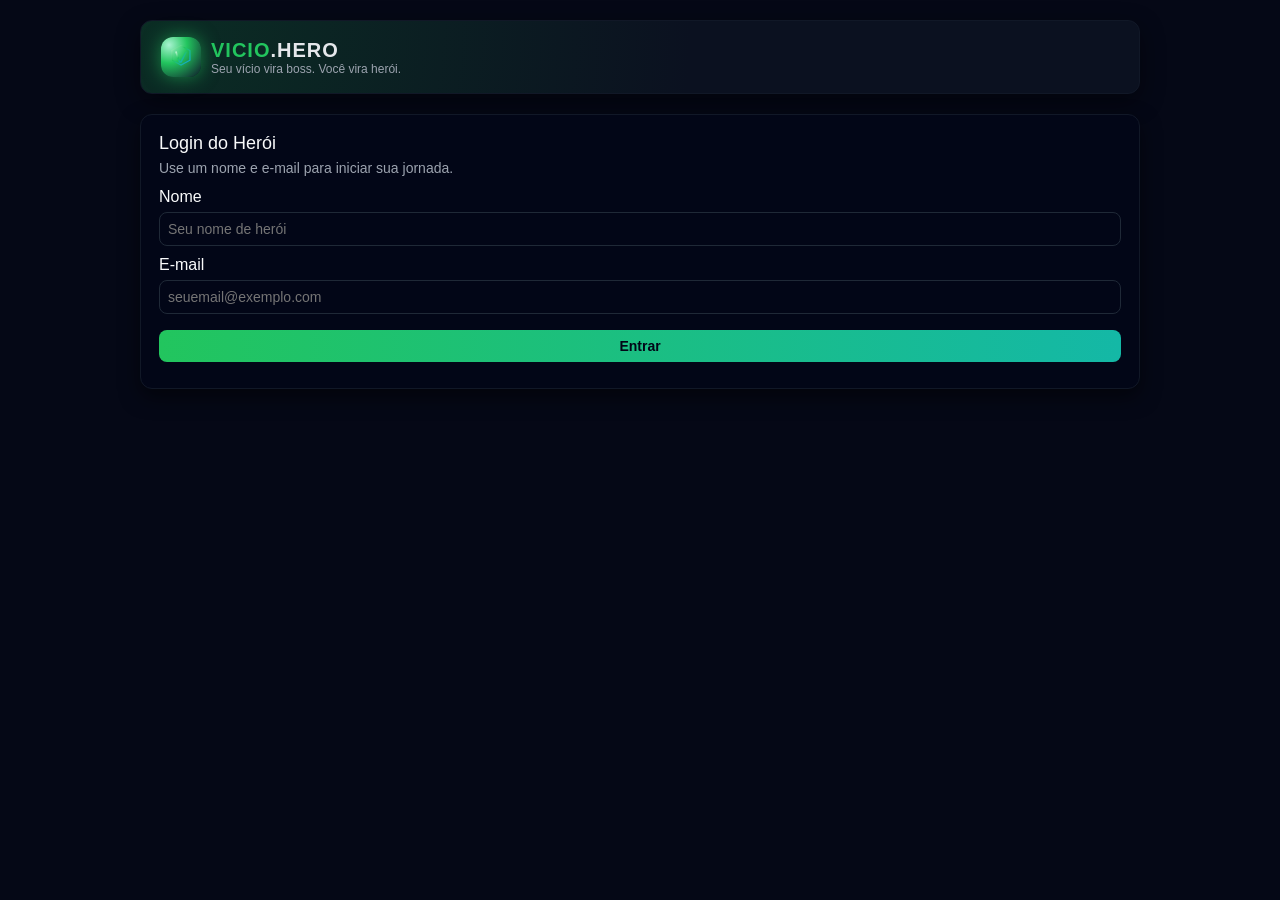
<file: index.html>
<!DOCTYPE html>
<html lang="pt-BR">
  <head>
    <meta charset="UTF-8" />
    <title>VICIO.HERO</title>
    <link rel="stylesheet" href="style.css" />
  </head>
  <body>
    <div class="app">
      <!-- HEADER -->
      <header>
        <div class="logo-area">
          <div class="logo-icon">
            <svg viewBox="0 0 64 64">
              <defs>
                <linearGradient id="vhGrad" x1="0%" y1="0%" x2="100%" y2="100%">
                  <stop offset="0%" stop-color="#bbf7d0" />
                  <stop offset="40%" stop-color="#22c55e" />
                  <stop offset="100%" stop-color="#0ea5e9" />
                </linearGradient>
              </defs>
              <polygon
                points="32 4 54 16 54 40 32 52 10 40 10 16"
                fill="none"
                stroke="url(#vhGrad)"
                stroke-width="3"
              />
              <path
                d="M20 20 L28 44 L32 44 L44 20"
                fill="none"
                stroke="url(#vhGrad)"
                stroke-width="4"
                stroke-linecap="round"
                stroke-linejoin="round"
              />
            </svg>
          </div>
          <div>
            <div class="logo-text-main">
              <span>VICIO</span><span>.HERO</span>
            </div>
            <div class="logo-tagline">
              Seu vício vira boss. Você vira herói.
            </div>
          </div>
        </div>
        <div id="userInfoHeader"></div>
      </header>

      <main>
        <!-- LOGIN -->
        <section class="screen" id="screen-login">
          <div class="card">
            <div class="title">Login do Herói</div>
            <div class="subtitle">
              Use um nome e e-mail para iniciar sua jornada.
            </div>

            <label>Nome</label>
            <input type="text" id="nomeInput" placeholder="Seu nome de herói" />

            <label>E-mail</label>
            <input
              type="email"
              id="emailInput"
              placeholder="seuemail@exemplo.com"
            />

            <button onclick="login()">Entrar</button>
          </div>
        </section>

        <!-- SELEÇÃO DE VÍCIO -->
        <section class="screen" id="screen-addiction">
          <div class="card">
            <div class="title">Escolha o vício que você quer combater</div>
            <div class="subtitle">
              Essa escolha define a temática da sua jornada e do boss principal.
            </div>
            <div id="addictionList"></div>
            <button class="secondary" onclick="backToLogin()">Voltar</button>
          </div>
        </section>

        <!-- SELEÇÃO DE BOSS -->
        <section class="screen" id="screen-boss">
          <div class="card">
            <div class="title">Escolha o boss que representa seu vício</div>
            <div class="subtitle">
              Cada boss tem uma personalidade e dificuldade diferentes.
            </div>
            <div id="bossList"></div>
            <button class="secondary" onclick="backToAddiction()">
              Voltar
            </button>
          </div>
        </section>

        <!-- DASHBOARD -->
        <section class="screen" id="screen-dashboard">
          <!-- PROGRESSO -->
          <div class="card">
            <div class="row">
              <div class="col">
                <div class="title">Progresso do Herói</div>
                <div class="stat" id="xpStat">0 XP</div>
                <div class="label" id="levelLabel">Nível 1 • Novato</div>

                <div style="margin-top: 12px">
                  <span class="label">Barra de XP</span>
                  <div class="bar-bg">
                    <div class="bar-fill" id="xpBar"></div>
                  </div>
                  <div class="small" id="xpToNextLabel"></div>
                </div>

                <button class="secondary" onclick="changeAddiction()">
                  Trocar vício / boss
                </button>
              </div>

              <div class="col">
                <div class="title">Dias sem vício</div>
                <div class="stat" id="daysCleanStat">0</div>
                <div class="label">dias consecutivos</div>

                <button onclick="markCleanDay()">
                  Marcar dia limpo (+10 XP)
                </button>
                <button
                  style="margin-top: 6px; background: #f97316; color: #111827"
                  onclick="registerRelapse()"
                >
                  Registrar recaída
                </button>
              </div>
            </div>
          </div>

          <!-- CHEFÃO -->
          <div class="row">
            <div class="col">
              <div class="card">
                <div class="title">Boss atual</div>
                <div class="boss-name" id="bossName">–</div>
                <div class="small" id="bossDesc"></div>

                <span class="label">HP do boss</span>
                <div class="bar-bg">
                  <div class="bar-fill" id="bossHpBar"></div>
                </div>
                <div class="small" id="bossHpLabel"></div>
              </div>
            </div>

            <div class="col">
              <div class="card">
                <div class="title">Conquistas</div>
                <div class="subtitle">Marcos que mostram sua evolução.</div>
                <div id="achievementsList"></div>
              </div>
            </div>
          </div>

          <!-- DIÁRIO -->
          <div class="card">
            <div class="title">Diário do Herói</div>
            <div class="subtitle">Registre motivações e reflexões.</div>

            <label>Motivação do dia</label>
            <textarea id="motivationInput"></textarea>

            <label>Reflexões pessoais</label>
            <textarea id="reflectionInput"></textarea>

            <button onclick="saveDiaryEntry()">Salvar no diário</button>

            <div id="diaryList" style="margin-top: 10px"></div>
          </div>
        </section>
      </main>
    </div>

    <script src="app.js"></script>
  </body>
</html>
</file>
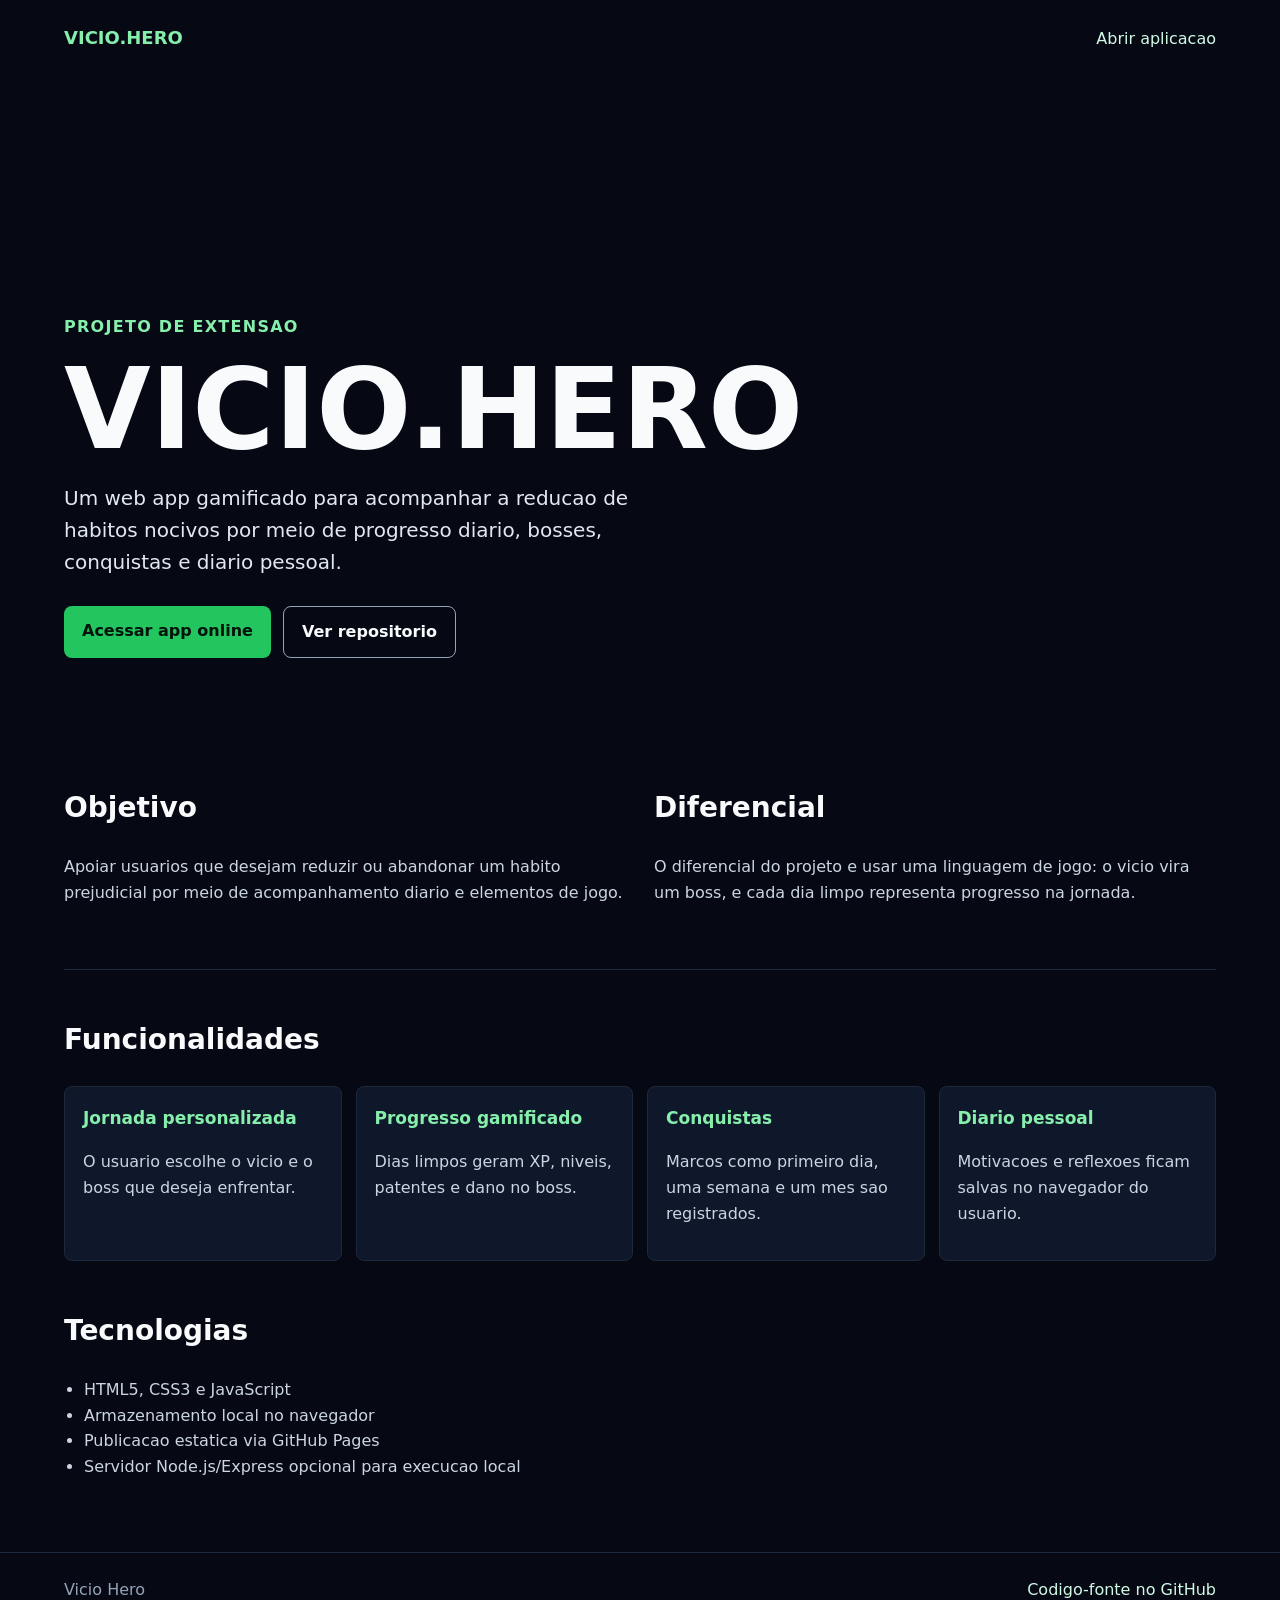
<file: docs/index.html>
<!doctype html>
<html lang="pt-BR">
  <head>
    <meta charset="UTF-8" />
    <meta name="viewport" content="width=device-width, initial-scale=1.0" />
    <title>Vicio Hero | Projeto</title>
    <link rel="stylesheet" href="style.css" />
  </head>
  <body>
    <header class="hero">
      <nav>
        <strong>VICIO.HERO</strong>
        <a href="app/">Abrir aplicacao</a>
      </nav>

      <section class="hero-content">
        <p class="eyebrow">Projeto de extensao</p>
        <h1>VICIO.HERO</h1>
        <p>
          Um web app gamificado para acompanhar a reducao de habitos nocivos
          por meio de progresso diario, bosses, conquistas e diario pessoal.
        </p>
        <div class="actions">
          <a class="button primary" href="app/">Acessar app online</a>
          <a class="button secondary" href="https://github.com/raialucas1/vicio-hero">Ver repositorio</a>
        </div>
      </section>
    </header>

    <main>
      <section class="band">
        <div>
          <h2>Objetivo</h2>
          <p>
            Apoiar usuarios que desejam reduzir ou abandonar um habito
            prejudicial por meio de acompanhamento diario e elementos de jogo.
          </p>
        </div>
        <div>
          <h2>Diferencial</h2>
          <p>
            O diferencial do projeto e usar uma linguagem de jogo: o vicio vira
            um boss, e cada dia limpo representa progresso na jornada.
          </p>
        </div>
      </section>

      <section class="features">
        <h2>Funcionalidades</h2>
        <div class="grid">
          <article>
            <h3>Jornada personalizada</h3>
            <p>O usuario escolhe o vicio e o boss que deseja enfrentar.</p>
          </article>
          <article>
            <h3>Progresso gamificado</h3>
            <p>Dias limpos geram XP, niveis, patentes e dano no boss.</p>
          </article>
          <article>
            <h3>Conquistas</h3>
            <p>Marcos como primeiro dia, uma semana e um mes sao registrados.</p>
          </article>
          <article>
            <h3>Diario pessoal</h3>
            <p>Motivacoes e reflexoes ficam salvas no navegador do usuario.</p>
          </article>
        </div>
      </section>

      <section class="tech">
        <h2>Tecnologias</h2>
        <ul>
          <li>HTML5, CSS3 e JavaScript</li>
          <li>Armazenamento local no navegador</li>
          <li>Publicacao estatica via GitHub Pages</li>
          <li>Servidor Node.js/Express opcional para execucao local</li>
        </ul>
      </section>
    </main>

    <footer>
      <span>Vicio Hero</span>
      <a href="https://github.com/raialucas1/vicio-hero">Codigo-fonte no GitHub</a>
    </footer>
  </body>
</html>
</file>
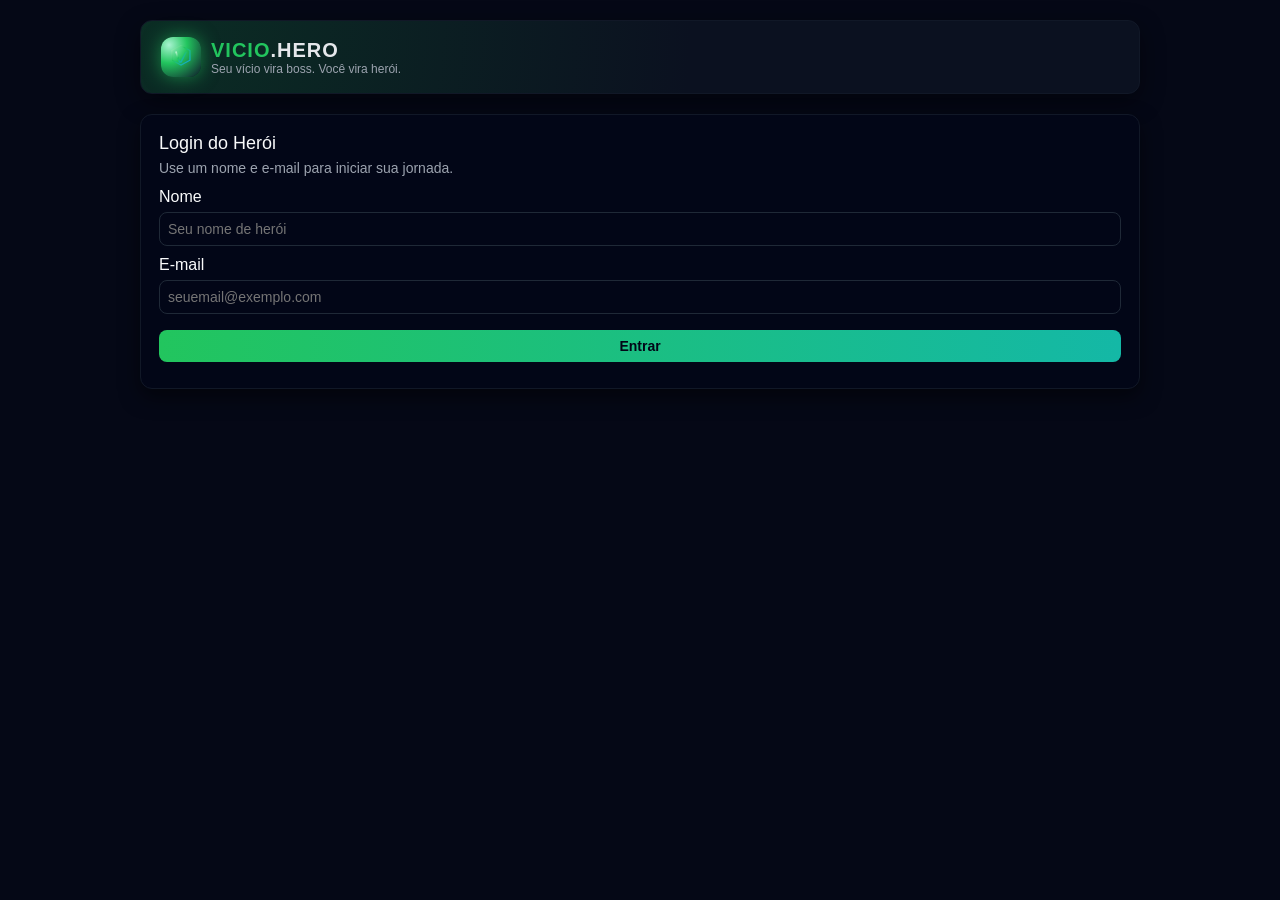
<file: backend/public/index.html>
<!doctype html>
<html lang="pt-BR">
  <head>
    <meta charset="UTF-8" />
    <title>VICIO.HERO</title>
    <link rel="stylesheet" href="style.css" />
  </head>
  <body>
    <div class="app">
      <!-- HEADER -->
      <header>
        <div class="logo-area">
          <div class="logo-icon">
            <svg viewBox="0 0 64 64">
              <defs>
                <linearGradient id="vhGrad" x1="0%" y1="0%" x2="100%" y2="100%">
                  <stop offset="0%" stop-color="#bbf7d0" />
                  <stop offset="40%" stop-color="#22c55e" />
                  <stop offset="100%" stop-color="#0ea5e9" />
                </linearGradient>
              </defs>
              <polygon
                points="32 4 54 16 54 40 32 52 10 40 10 16"
                fill="none"
                stroke="url(#vhGrad)"
                stroke-width="3"
              />
              <path
                d="M20 20 L28 44 L32 44 L44 20"
                fill="none"
                stroke="url(#vhGrad)"
                stroke-width="4"
                stroke-linecap="round"
                stroke-linejoin="round"
              />
            </svg>
          </div>
          <div>
            <div class="logo-text-main">
              <span>VICIO</span><span>.HERO</span>
            </div>
            <div class="logo-tagline">
              Seu vício vira boss. Você vira herói.
            </div>
          </div>
        </div>
        <div id="userInfoHeader"></div>
      </header>

      <main>
        <!-- LOGIN -->
        <section class="screen" id="screen-login">
          <div class="card">
            <div class="title">Login do Herói</div>
            <div class="subtitle">
              Use um nome e e-mail para iniciar sua jornada.
            </div>

            <label>Nome</label>
            <input type="text" id="nomeInput" placeholder="Seu nome de herói" />

            <label>E-mail</label>
            <input
              type="email"
              id="emailInput"
              placeholder="seuemail@exemplo.com"
            />

            <button onclick="login()">Entrar</button>
          </div>
        </section>

        <!-- SELEÇÃO DE VÍCIO -->
        <section class="screen" id="screen-addiction">
          <div class="card">
            <div class="title">Escolha o vício que você quer combater</div>
            <div class="subtitle">
              Essa escolha define a temática da sua jornada e do boss principal.
            </div>
            <div id="addictionList"></div>
            <button class="secondary" onclick="backToLogin()">Voltar</button>
          </div>
        </section>

        <!-- SELEÇÃO DE BOSS -->
        <section class="screen" id="screen-boss">
          <div class="card">
            <div class="title">Escolha o boss que representa seu vício</div>
            <div class="subtitle">
              Cada boss tem uma personalidade e dificuldade diferentes.
            </div>
            <div id="bossList"></div>
            <button class="secondary" onclick="backToAddiction()">
              Voltar
            </button>
          </div>
        </section>

        <!-- DASHBOARD -->
        <section class="screen" id="screen-dashboard">
          <!-- PROGRESSO -->
          <div class="card">
            <div class="row">
              <div class="col">
                <div class="title">Progresso do Herói</div>
                <div class="stat" id="xpStat">0 XP</div>
                <div class="label" id="levelLabel">Nível 1 • Novato</div>

                <div style="margin-top: 12px">
                  <span class="label">Barra de XP</span>
                  <div class="bar-bg">
                    <div class="bar-fill" id="xpBar"></div>
                  </div>
                  <div class="small" id="xpToNextLabel"></div>
                </div>

                <button class="secondary" onclick="changeAddiction()">
                  Trocar vício / boss
                </button>
              </div>

              <div class="col">
                <div class="title">Dias sem vício</div>
                <div class="stat" id="daysCleanStat">0</div>
                <div class="label">dias consecutivos</div>

                <button onclick="markCleanDay()">
                  Marcar dia limpo (+10 XP)
                </button>
                <button
                  style="margin-top: 6px; background: #f97316; color: #111827"
                  onclick="registerRelapse()"
                >
                  Registrar recaída
                </button>
              </div>
            </div>
          </div>

          <!-- CHEFÃO -->
          <div class="row">
            <div class="col">
              <div class="card" id="bossCard">
                <div id="boss-card-wrapper">
                  <div class="title">Boss atual</div>
                  <div class="boss-name" id="bossName">–</div>
                  <div class="small" id="bossDesc"></div>

                  <span class="label">HP do boss</span>
                  <div class="bar-bg">
                    <div class="bar-fill" id="bossHpBar"></div>
                  </div>
                  <div class="small" id="bossHpLabel"></div>
                </div>
              </div>
            </div>

            <div class="col">
              <div class="card">
                <div class="title">Conquistas</div>
                <div class="subtitle">Marcos que mostram sua evolução.</div>
                <div id="achievementsList"></div>
              </div>
            </div>
          </div>

          <!-- DIÁRIO -->
          <div class="card">
            <div class="title">Diário do Herói</div>
            <div class="subtitle">Registre motivações e reflexões.</div>

            <label>Motivação do dia</label>
            <textarea id="motivationInput"></textarea>

            <label>Reflexões pessoais</label>
            <textarea id="reflectionInput"></textarea>

            <button onclick="saveDiaryEntry()">Salvar no diário</button>

            <div id="diaryList" style="margin-top: 10px"></div>
          </div>
        </section>
      </main>
    </div>

    <script src="app.js"></script>
  </body>
</html>
</file>
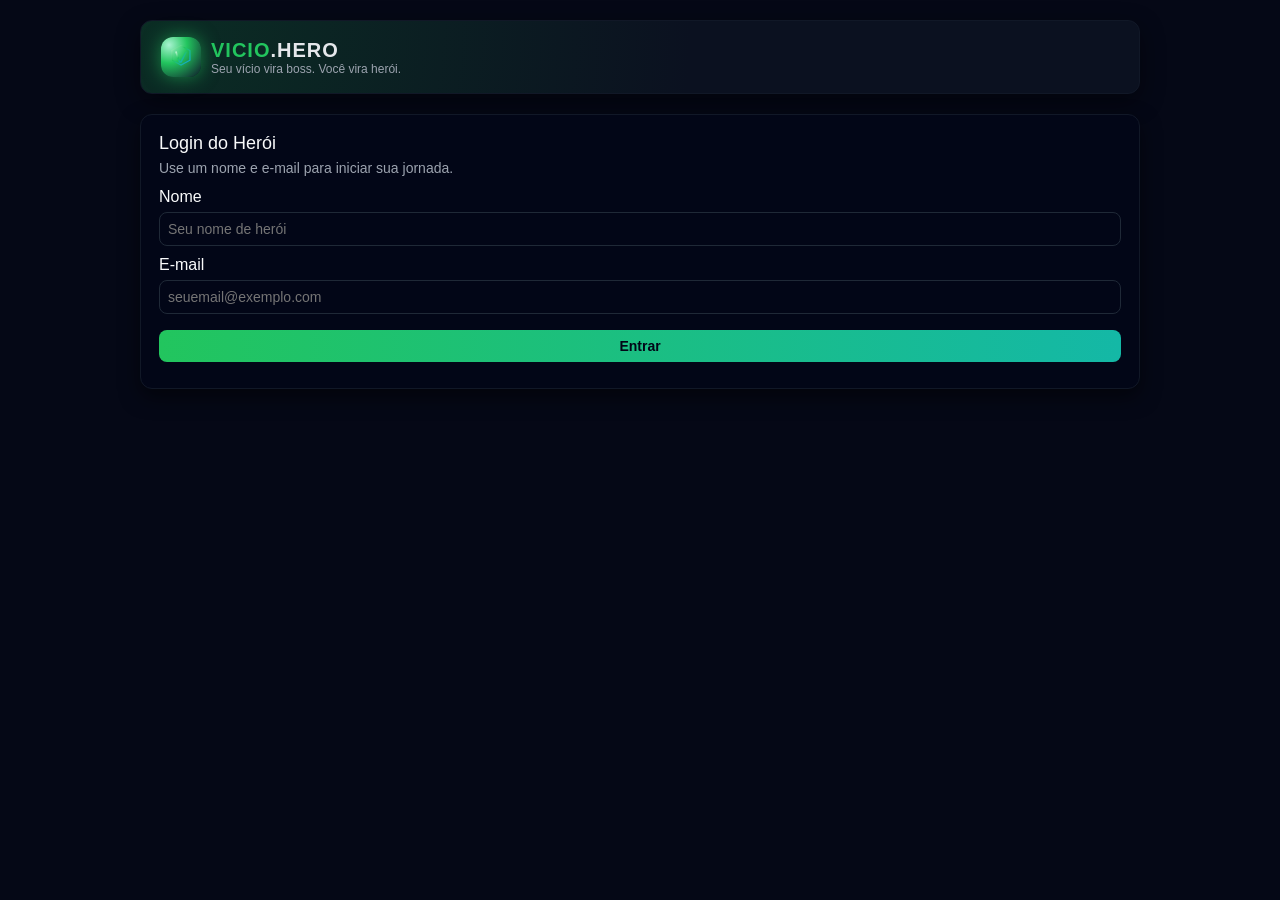
<file: docs/app/index.html>
<!doctype html>
<html lang="pt-BR">
  <head>
    <meta charset="UTF-8" />
    <meta name="viewport" content="width=device-width, initial-scale=1.0" />
    <title>VICIO.HERO</title>
    <link rel="stylesheet" href="style.css" />
  </head>
  <body>
    <div class="app">
      <!-- HEADER -->
      <header>
        <div class="logo-area">
          <div class="logo-icon">
            <svg viewBox="0 0 64 64">
              <defs>
                <linearGradient id="vhGrad" x1="0%" y1="0%" x2="100%" y2="100%">
                  <stop offset="0%" stop-color="#bbf7d0" />
                  <stop offset="40%" stop-color="#22c55e" />
                  <stop offset="100%" stop-color="#0ea5e9" />
                </linearGradient>
              </defs>
              <polygon
                points="32 4 54 16 54 40 32 52 10 40 10 16"
                fill="none"
                stroke="url(#vhGrad)"
                stroke-width="3"
              />
              <path
                d="M20 20 L28 44 L32 44 L44 20"
                fill="none"
                stroke="url(#vhGrad)"
                stroke-width="4"
                stroke-linecap="round"
                stroke-linejoin="round"
              />
            </svg>
          </div>
          <div>
            <div class="logo-text-main">
              <span>VICIO</span><span>.HERO</span>
            </div>
            <div class="logo-tagline">
              Seu vício vira boss. Você vira herói.
            </div>
          </div>
        </div>
        <div id="userInfoHeader"></div>
      </header>

      <main>
        <!-- LOGIN -->
        <section class="screen" id="screen-login">
          <div class="card">
            <div class="title">Login do Herói</div>
            <div class="subtitle">
              Use um nome e e-mail para iniciar sua jornada.
            </div>

            <label>Nome</label>
            <input type="text" id="nomeInput" placeholder="Seu nome de herói" />

            <label>E-mail</label>
            <input
              type="email"
              id="emailInput"
              placeholder="seuemail@exemplo.com"
            />

            <button onclick="login()">Entrar</button>
          </div>
        </section>

        <!-- SELEÇÃO DE VÍCIO -->
        <section class="screen" id="screen-addiction">
          <div class="card">
            <div class="title">Escolha o vício que você quer combater</div>
            <div class="subtitle">
              Essa escolha define a temática da sua jornada e do boss principal.
            </div>
            <div id="addictionList"></div>
            <button class="secondary" onclick="backToLogin()">Voltar</button>
          </div>
        </section>

        <!-- SELEÇÃO DE BOSS -->
        <section class="screen" id="screen-boss">
          <div class="card">
            <div class="title">Escolha o boss que representa seu vício</div>
            <div class="subtitle">
              Cada boss tem uma personalidade e dificuldade diferentes.
            </div>
            <div id="bossList"></div>
            <button class="secondary" onclick="backToAddiction()">
              Voltar
            </button>
          </div>
        </section>

        <!-- DASHBOARD -->
        <section class="screen" id="screen-dashboard">
          <!-- PROGRESSO -->
          <div class="card">
            <div class="row">
              <div class="col">
                <div class="title">Progresso do Herói</div>
                <div class="stat" id="xpStat">0 XP</div>
                <div class="label" id="levelLabel">Nível 1 • Novato</div>

                <div style="margin-top: 12px">
                  <span class="label">Barra de XP</span>
                  <div class="bar-bg">
                    <div class="bar-fill" id="xpBar"></div>
                  </div>
                  <div class="small" id="xpToNextLabel"></div>
                </div>

                <button class="secondary" onclick="changeAddiction()">
                  Trocar vício / boss
                </button>
              </div>

              <div class="col">
                <div class="title">Dias sem vício</div>
                <div class="stat" id="daysCleanStat">0</div>
                <div class="label">dias consecutivos</div>

                <button onclick="markCleanDay()">
                  Marcar dia limpo (+10 XP)
                </button>
                <button
                  style="margin-top: 6px; background: #f97316; color: #111827"
                  onclick="registerRelapse()"
                >
                  Registrar recaída
                </button>
              </div>
            </div>
          </div>

          <!-- CHEFÃO -->
          <div class="row">
            <div class="col">
              <div class="card" id="bossCard">
                <div id="boss-card-wrapper">
                  <div class="title">Boss atual</div>
                  <div class="boss-name" id="bossName">–</div>
                  <div class="small" id="bossDesc"></div>

                  <span class="label">HP do boss</span>
                  <div class="bar-bg">
                    <div class="bar-fill" id="bossHpBar"></div>
                  </div>
                  <div class="small" id="bossHpLabel"></div>
                </div>
              </div>
            </div>

            <div class="col">
              <div class="card">
                <div class="title">Conquistas</div>
                <div class="subtitle">Marcos que mostram sua evolução.</div>
                <div id="achievementsList"></div>
              </div>
            </div>
          </div>

          <!-- DIÁRIO -->
          <div class="card">
            <div class="title">Diário do Herói</div>
            <div class="subtitle">Registre motivações e reflexões.</div>

            <label>Motivação do dia</label>
            <textarea id="motivationInput"></textarea>

            <label>Reflexões pessoais</label>
            <textarea id="reflectionInput"></textarea>

            <button onclick="saveDiaryEntry()">Salvar no diário</button>

            <div id="diaryList" style="margin-top: 10px"></div>
          </div>
        </section>
      </main>
    </div>

    <script src="app.js"></script>
  </body>
</html>
</file>
<file: style.css>
* {
  box-sizing: border-box;
  margin: 0;
  padding: 0;
  font-family: Arial, sans-serif;
}
body {
  background: #050816;
  color: #f9fafb;
  min-height: 100vh;
  display: flex;
  justify-content: center;
  padding: 20px;
}
.app {
  max-width: 1000px;
  width: 100%;
}

/* HEADER / LOGO */
header {
  margin-bottom: 20px;
  padding: 16px 20px;
  background: radial-gradient(circle at top left, #22c55e33, #0b1120 55%);
  border-radius: 12px;
  display: flex;
  justify-content: space-between;
  align-items: center;
  border: 1px solid #111827;
  box-shadow: 0 8px 25px rgba(0, 0, 0, 0.45);
}
.logo-area {
  display: flex;
  align-items: center;
  gap: 10px;
}
.logo-icon {
  width: 40px;
  height: 40px;
  border-radius: 12px;
  background: radial-gradient(
    circle at 20% 20%,
    #a7f3d0,
    #22c55e 40%,
    #0f172a 100%
  );
  display: flex;
  align-items: center;
  justify-content: center;
  box-shadow: 0 0 18px rgba(34, 197, 94, 0.6);
}
.logo-icon svg {
  width: 26px;
  height: 26px;
}
.logo-text-main {
  font-size: 20px;
  font-weight: bold;
  letter-spacing: 1px;
}
.logo-text-main span:first-child {
  color: #22c55e;
}
.logo-text-main span:last-child {
  color: #e5e7eb;
}
.logo-tagline {
  font-size: 12px;
  color: #9ca3af;
}

#userInfoHeader {
  font-size: 12px;
  text-align: right;
}
#userInfoHeader strong {
  color: #e5e7eb;
}

main {
  width: 100%;
}

.card {
  background: #020617;
  border-radius: 12px;
  padding: 18px 18px 16px;
  margin-bottom: 18px;
  border: 1px solid #111827;
  box-shadow: 0 8px 20px rgba(0, 0, 0, 0.5);
}
.title {
  font-size: 18px;
  margin-bottom: 6px;
}
.subtitle {
  font-size: 14px;
  color: #9ca3af;
  margin-bottom: 12px;
}

input,
textarea,
button,
select {
  width: 100%;
  padding: 8px;
  margin-top: 6px;
  margin-bottom: 10px;
  border-radius: 8px;
  border: none;
  font-size: 14px;
}
input,
textarea,
select {
  background: #020617;
  color: #e5e7eb;
  border: 1px solid #1f2937;
}
textarea {
  min-height: 80px;
  resize: vertical;
}

button {
  background: linear-gradient(90deg, #22c55e, #14b8a6);
  color: #020617;
  font-weight: bold;
  cursor: pointer;
  transition: transform 0.1s ease, box-shadow 0.1s ease, filter 0.1s;
}
button:hover {
  filter: brightness(1.05);
  box-shadow: 0 4px 12px rgba(0, 0, 0, 0.5);
  transform: translateY(-1px);
}
button.secondary {
  background: #111827;
  color: #e5e7eb;
  border: 1px solid #1f2937;
}

.row {
  display: flex;
  flex-wrap: wrap;
  gap: 16px;
}
.col {
  flex: 1;
  min-width: 260px;
}

.stat {
  font-size: 32px;
  font-weight: bold;
}
.label {
  font-size: 12px;
  color: #9ca3af;
}

.bar-bg {
  width: 100%;
  height: 16px;
  background: #020617;
  border-radius: 999px;
  overflow: hidden;
  margin-top: 4px;
  border: 1px solid #1f2937;
}
.bar-fill {
  height: 100%;
  background: linear-gradient(90deg, #22c55e, #14b8a6);
  width: 0%;
  transition: width 0.3s ease;
}

.screen {
  display: none;
}

.tag {
  display: inline-block;
  padding: 3px 10px;
  border-radius: 999px;
  background: #0f172a;
  font-size: 11px;
  color: #e5e7eb;
  margin-right: 6px;
  border: 1px solid #1f2937;
}

.small {
  font-size: 12px;
  color: #9ca3af;
}

.card-option {
  background: #020617;
  border-radius: 10px;
  padding: 12px;
  border: 1px solid #1f2937;
  cursor: pointer;
  margin-bottom: 10px;
  transition: border 0.15s ease, transform 0.1s ease, box-shadow 0.1s ease;
}
.card-option:hover {
  border-color: #22c55e;
  transform: translateY(-1px);
  box-shadow: 0 4px 14px rgba(0, 0, 0, 0.4);
}
.card-option-title {
  font-size: 15px;
  font-weight: bold;
  margin-bottom: 2px;
}
.card-option-sub {
  font-size: 12px;
  color: #9ca3af;
  margin-bottom: 4px;
}

.pill {
  font-size: 11px;
  padding: 2px 8px;
  border-radius: 999px;
  background: #111827;
  display: inline-block;
  margin-right: 4px;
}

.diary-entry {
  border-top: 1px solid #1f2937;
  padding-top: 8px;
  margin-top: 8px;
  font-size: 13px;
}
.diary-entry strong {
  color: #f97316;
}

.boss-name {
  font-size: 16px;
  font-weight: bold;
  margin-bottom: 4px;
}
.danger {
  color: #f97316;
}
.success {
  color: #22c55e;
}

.nav-hint {
  font-size: 11px;
  color: #6b7280;
  margin-top: 6px;
}

@media (max-width: 600px) {
  header {
    flex-direction: column;
    align-items: flex-start;
    gap: 10px;
  }
  #userInfoHeader {
    text-align: left;
  }
}
</file>
<file: docs/style.css>
* {
  box-sizing: border-box;
}

body {
  margin: 0;
  background: #060914;
  color: #f8fafc;
  font-family:
    Inter, system-ui, -apple-system, BlinkMacSystemFont, "Segoe UI", sans-serif;
  line-height: 1.6;
}

a {
  color: inherit;
}

.hero {
  min-height: 82vh;
  padding: 24px clamp(18px, 5vw, 72px);
  background:
    linear-gradient(rgba(6, 9, 20, 0.35), rgba(6, 9, 20, 0.92)),
    url("https://images.unsplash.com/photo-1511512578047-dfb367046420?auto=format&fit=crop&w=1800&q=80")
      center/cover;
  display: flex;
  flex-direction: column;
  justify-content: space-between;
}

nav,
footer {
  display: flex;
  align-items: center;
  justify-content: space-between;
  gap: 16px;
}

nav strong {
  color: #86efac;
  font-size: 18px;
}

nav a,
footer a {
  text-decoration: none;
  color: #d1fae5;
}

.hero-content {
  max-width: 760px;
  padding: 80px 0 56px;
}

.eyebrow {
  color: #86efac;
  font-weight: 700;
  text-transform: uppercase;
  letter-spacing: 0.08em;
}

h1,
h2,
h3,
p {
  margin-top: 0;
}

h1 {
  font-size: clamp(48px, 9vw, 112px);
  line-height: 0.95;
  margin-bottom: 20px;
}

.hero-content p:not(.eyebrow) {
  max-width: 620px;
  color: #e2e8f0;
  font-size: 20px;
}

.actions {
  display: flex;
  flex-wrap: wrap;
  gap: 12px;
  margin-top: 28px;
}

.button {
  border-radius: 8px;
  padding: 12px 18px;
  text-decoration: none;
  font-weight: 700;
}

.primary {
  background: #22c55e;
  color: #03120a;
}

.secondary {
  border: 1px solid #94a3b8;
  color: #f8fafc;
}

main {
  padding: 0 clamp(18px, 5vw, 72px) 56px;
}

.band {
  display: grid;
  grid-template-columns: repeat(2, minmax(0, 1fr));
  gap: 28px;
  padding: 48px 0;
  border-bottom: 1px solid #1e293b;
}

.features,
.tech {
  padding: 48px 0 0;
}

.grid {
  display: grid;
  grid-template-columns: repeat(4, minmax(0, 1fr));
  gap: 14px;
}

article {
  background: #0f172a;
  border: 1px solid #1e293b;
  border-radius: 8px;
  padding: 18px;
}

h2 {
  font-size: 28px;
}

h3 {
  color: #86efac;
  font-size: 17px;
}

p,
li {
  color: #cbd5e1;
}

ul {
  padding-left: 20px;
}

footer {
  border-top: 1px solid #1e293b;
  padding: 24px clamp(18px, 5vw, 72px);
  color: #94a3b8;
}

@media (max-width: 820px) {
  .band,
  .grid {
    grid-template-columns: 1fr;
  }

  .hero {
    min-height: 760px;
  }

  nav,
  footer {
    align-items: flex-start;
    flex-direction: column;
  }
}
</file>
<file: backend/public/style.css>
* {
  box-sizing: border-box;
  margin: 0;
  padding: 0;
  font-family: Arial, sans-serif;
}
body {
  background: #050816;
  color: #f9fafb;
  min-height: 100vh;
  display: flex;
  justify-content: center;
  padding: 20px;
}
.app {
  max-width: 1000px;
  width: 100%;
}

/* HEADER / LOGO */
header {
  margin-bottom: 20px;
  padding: 16px 20px;
  background: radial-gradient(circle at top left, #22c55e33, #0b1120 55%);
  border-radius: 12px;
  display: flex;
  justify-content: space-between;
  align-items: center;
  border: 1px solid #111827;
  box-shadow: 0 8px 25px rgba(0, 0, 0, 0.45);
}
.logo-area {
  display: flex;
  align-items: center;
  gap: 10px;
}
.logo-icon {
  width: 40px;
  height: 40px;
  border-radius: 12px;
  background: radial-gradient(
    circle at 20% 20%,
    #a7f3d0,
    #22c55e 40%,
    #0f172a 100%
  );
  display: flex;
  align-items: center;
  justify-content: center;
  box-shadow: 0 0 18px rgba(34, 197, 94, 0.6);
}
.logo-icon svg {
  width: 26px;
  height: 26px;
}
.logo-text-main {
  font-size: 20px;
  font-weight: bold;
  letter-spacing: 1px;
}
.logo-text-main span:first-child {
  color: #22c55e;
}
.logo-text-main span:last-child {
  color: #e5e7eb;
}
.logo-tagline {
  font-size: 12px;
  color: #9ca3af;
}

#userInfoHeader {
  font-size: 12px;
  text-align: right;
}
#userInfoHeader strong {
  color: #e5e7eb;
}

main {
  width: 100%;
}

.card {
  background: #020617;
  border-radius: 12px;
  padding: 18px 18px 16px;
  margin-bottom: 18px;
  border: 1px solid #111827;
  box-shadow: 0 8px 20px rgba(0, 0, 0, 0.5);
}
.title {
  font-size: 18px;
  margin-bottom: 6px;
}
.subtitle {
  font-size: 14px;
  color: #9ca3af;
  margin-bottom: 12px;
}

input,
textarea,
button,
select {
  width: 100%;
  padding: 8px;
  margin-top: 6px;
  margin-bottom: 10px;
  border-radius: 8px;
  border: none;
  font-size: 14px;
}
input,
textarea,
select {
  background: #020617;
  color: #e5e7eb;
  border: 1px solid #1f2937;
}
textarea {
  min-height: 80px;
  resize: vertical;
}

button {
  background: linear-gradient(90deg, #22c55e, #14b8a6);
  color: #020617;
  font-weight: bold;
  cursor: pointer;
  transition:
    transform 0.1s ease,
    box-shadow 0.1s ease,
    filter 0.1s;
}
button:hover {
  filter: brightness(1.05);
  box-shadow: 0 4px 12px rgba(0, 0, 0, 0.5);
  transform: translateY(-1px);
}
button.secondary {
  background: #111827;
  color: #e5e7eb;
  border: 1px solid #1f2937;
}

.row {
  display: flex;
  flex-wrap: wrap;
  gap: 16px;
}
.col {
  flex: 1;
  min-width: 260px;
}

.stat {
  font-size: 32px;
  font-weight: bold;
}
.label {
  font-size: 12px;
  color: #9ca3af;
}

.bar-bg {
  width: 100%;
  height: 16px;
  background: #020617;
  border-radius: 999px;
  overflow: hidden;
  margin-top: 4px;
  border: 1px solid #1f2937;
}
.bar-fill {
  height: 100%;
  background: linear-gradient(90deg, #22c55e, #14b8a6);
  width: 0%;
  transition: width 0.3s ease;
}

.screen {
  display: none;
}

.tag {
  display: inline-block;
  padding: 3px 10px;
  border-radius: 999px;
  background: #0f172a;
  font-size: 11px;
  color: #e5e7eb;
  margin-right: 6px;
  border: 1px solid #1f2937;
}

.small {
  font-size: 12px;
  color: #9ca3af;
}

.card-option {
  background: #020617;
  border-radius: 10px;
  padding: 12px;
  border: 1px solid #1f2937;
  cursor: pointer;
  margin-bottom: 10px;
  transition:
    border 0.15s ease,
    transform 0.1s ease,
    box-shadow 0.1s ease;
}
.card-option:hover {
  border-color: #22c55e;
  transform: translateY(-1px);
  box-shadow: 0 4px 14px rgba(0, 0, 0, 0.4);
}
.card-option-title {
  font-size: 15px;
  font-weight: bold;
  margin-bottom: 2px;
}
.card-option-sub {
  font-size: 12px;
  color: #9ca3af;
  margin-bottom: 4px;
}

.pill {
  font-size: 11px;
  padding: 2px 8px;
  border-radius: 999px;
  background: #111827;
  display: inline-block;
  margin-right: 4px;
}

.diary-entry {
  border-top: 1px solid #1f2937;
  padding-top: 8px;
  margin-top: 8px;
  font-size: 13px;
}
.diary-entry strong {
  color: #f97316;
}

.boss-name {
  font-size: 16px;
  font-weight: bold;
  margin-bottom: 4px;
}
.danger {
  color: #f97316;
}
.success {
  color: #22c55e;
}

.nav-hint {
  font-size: 11px;
  color: #6b7280;
  margin-top: 6px;
}

@media (max-width: 600px) {
  header {
    flex-direction: column;
    align-items: flex-start;
    gap: 10px;
  }
  #userInfoHeader {
    text-align: left;
  }
}

/* ── ANIMAÇÕES DE DANO ── */

/* Número flutuante de dano */
.damage-float {
  position: absolute;
  font-size: 22px;
  font-weight: bold;
  color: #ef4444;
  text-shadow: 0 0 8px rgba(239, 68, 68, 0.8);
  pointer-events: none;
  z-index: 999;
  white-space: nowrap;
  animation: floatUp 1.4s ease-out forwards;
}

.damage-float.bonus {
  font-size: 26px;
  color: #f97316;
  text-shadow: 0 0 12px rgba(249, 115, 22, 0.9);
}

@keyframes floatUp {
  0% {
    opacity: 1;
    transform: translateY(0) scale(1);
  }
  20% {
    opacity: 1;
    transform: translateY(-8px) scale(1.15);
  }
  100% {
    opacity: 0;
    transform: translateY(-60px) scale(0.9);
  }
}

/* Tremor no card do boss */
.boss-shake {
  animation: bossShake 0.45s ease-in-out;
}

@keyframes bossShake {
  0% {
    transform: translateX(0);
  }
  15% {
    transform: translateX(-6px);
  }
  30% {
    transform: translateX(6px);
  }
  45% {
    transform: translateX(-5px);
  }
  60% {
    transform: translateX(5px);
  }
  75% {
    transform: translateX(-3px);
  }
  90% {
    transform: translateX(3px);
  }
  100% {
    transform: translateX(0);
  }
}

/* Flash vermelho na barra de HP */
.hp-bar-hit {
  animation: hpFlash 0.5s ease-out;
}

@keyframes hpFlash {
  0% {
    background: linear-gradient(90deg, #ef4444, #f97316);
    filter: brightness(1.6);
  }
  60% {
    background: linear-gradient(90deg, #ef4444, #f97316);
    filter: brightness(1.2);
  }
  100% {
    background: linear-gradient(90deg, #22c55e, #14b8a6);
    filter: brightness(1);
  }
}

/* Card do boss piscando em vermelho */
.boss-card-hit {
  animation: cardFlash 0.5s ease-out;
}

@keyframes cardFlash {
  0% {
    box-shadow:
      0 0 0 2px #ef4444,
      0 8px 20px rgba(239, 68, 68, 0.5);
  }
  100% {
    box-shadow: 0 8px 20px rgba(0, 0, 0, 0.5);
  }
}

/* Wrapper do boss — precisa de position: relative pro float funcionar */
#boss-card-wrapper {
  position: relative;
}
</file>
<file: docs/app/style.css>
* {
  box-sizing: border-box;
  margin: 0;
  padding: 0;
  font-family: Arial, sans-serif;
}
body {
  background: #050816;
  color: #f9fafb;
  min-height: 100vh;
  display: flex;
  justify-content: center;
  padding: 20px;
}
.app {
  max-width: 1000px;
  width: 100%;
}

/* HEADER / LOGO */
header {
  margin-bottom: 20px;
  padding: 16px 20px;
  background: radial-gradient(circle at top left, #22c55e33, #0b1120 55%);
  border-radius: 12px;
  display: flex;
  justify-content: space-between;
  align-items: center;
  border: 1px solid #111827;
  box-shadow: 0 8px 25px rgba(0, 0, 0, 0.45);
}
.logo-area {
  display: flex;
  align-items: center;
  gap: 10px;
}
.logo-icon {
  width: 40px;
  height: 40px;
  border-radius: 12px;
  background: radial-gradient(
    circle at 20% 20%,
    #a7f3d0,
    #22c55e 40%,
    #0f172a 100%
  );
  display: flex;
  align-items: center;
  justify-content: center;
  box-shadow: 0 0 18px rgba(34, 197, 94, 0.6);
}
.logo-icon svg {
  width: 26px;
  height: 26px;
}
.logo-text-main {
  font-size: 20px;
  font-weight: bold;
  letter-spacing: 1px;
}
.logo-text-main span:first-child {
  color: #22c55e;
}
.logo-text-main span:last-child {
  color: #e5e7eb;
}
.logo-tagline {
  font-size: 12px;
  color: #9ca3af;
}

#userInfoHeader {
  font-size: 12px;
  text-align: right;
}
#userInfoHeader strong {
  color: #e5e7eb;
}

main {
  width: 100%;
}

.card {
  background: #020617;
  border-radius: 12px;
  padding: 18px 18px 16px;
  margin-bottom: 18px;
  border: 1px solid #111827;
  box-shadow: 0 8px 20px rgba(0, 0, 0, 0.5);
}
.title {
  font-size: 18px;
  margin-bottom: 6px;
}
.subtitle {
  font-size: 14px;
  color: #9ca3af;
  margin-bottom: 12px;
}

input,
textarea,
button,
select {
  width: 100%;
  padding: 8px;
  margin-top: 6px;
  margin-bottom: 10px;
  border-radius: 8px;
  border: none;
  font-size: 14px;
}
input,
textarea,
select {
  background: #020617;
  color: #e5e7eb;
  border: 1px solid #1f2937;
}
textarea {
  min-height: 80px;
  resize: vertical;
}

button {
  background: linear-gradient(90deg, #22c55e, #14b8a6);
  color: #020617;
  font-weight: bold;
  cursor: pointer;
  transition:
    transform 0.1s ease,
    box-shadow 0.1s ease,
    filter 0.1s;
}
button:hover {
  filter: brightness(1.05);
  box-shadow: 0 4px 12px rgba(0, 0, 0, 0.5);
  transform: translateY(-1px);
}
button.secondary {
  background: #111827;
  color: #e5e7eb;
  border: 1px solid #1f2937;
}

.row {
  display: flex;
  flex-wrap: wrap;
  gap: 16px;
}
.col {
  flex: 1;
  min-width: 260px;
}

.stat {
  font-size: 32px;
  font-weight: bold;
}
.label {
  font-size: 12px;
  color: #9ca3af;
}

.bar-bg {
  width: 100%;
  height: 16px;
  background: #020617;
  border-radius: 999px;
  overflow: hidden;
  margin-top: 4px;
  border: 1px solid #1f2937;
}
.bar-fill {
  height: 100%;
  background: linear-gradient(90deg, #22c55e, #14b8a6);
  width: 0%;
  transition: width 0.3s ease;
}

.screen {
  display: none;
}

.tag {
  display: inline-block;
  padding: 3px 10px;
  border-radius: 999px;
  background: #0f172a;
  font-size: 11px;
  color: #e5e7eb;
  margin-right: 6px;
  border: 1px solid #1f2937;
}

.small {
  font-size: 12px;
  color: #9ca3af;
}

.card-option {
  background: #020617;
  border-radius: 10px;
  padding: 12px;
  border: 1px solid #1f2937;
  cursor: pointer;
  margin-bottom: 10px;
  transition:
    border 0.15s ease,
    transform 0.1s ease,
    box-shadow 0.1s ease;
}
.card-option:hover {
  border-color: #22c55e;
  transform: translateY(-1px);
  box-shadow: 0 4px 14px rgba(0, 0, 0, 0.4);
}
.card-option-title {
  font-size: 15px;
  font-weight: bold;
  margin-bottom: 2px;
}
.card-option-sub {
  font-size: 12px;
  color: #9ca3af;
  margin-bottom: 4px;
}

.pill {
  font-size: 11px;
  padding: 2px 8px;
  border-radius: 999px;
  background: #111827;
  display: inline-block;
  margin-right: 4px;
}

.diary-entry {
  border-top: 1px solid #1f2937;
  padding-top: 8px;
  margin-top: 8px;
  font-size: 13px;
}
.diary-entry strong {
  color: #f97316;
}

.boss-name {
  font-size: 16px;
  font-weight: bold;
  margin-bottom: 4px;
}
.danger {
  color: #f97316;
}
.success {
  color: #22c55e;
}

.nav-hint {
  font-size: 11px;
  color: #6b7280;
  margin-top: 6px;
}

@media (max-width: 600px) {
  header {
    flex-direction: column;
    align-items: flex-start;
    gap: 10px;
  }
  #userInfoHeader {
    text-align: left;
  }
}

/* ── ANIMAÇÕES DE DANO ── */

/* Número flutuante de dano */
.damage-float {
  position: absolute;
  font-size: 22px;
  font-weight: bold;
  color: #ef4444;
  text-shadow: 0 0 8px rgba(239, 68, 68, 0.8);
  pointer-events: none;
  z-index: 999;
  white-space: nowrap;
  animation: floatUp 1.4s ease-out forwards;
}

.damage-float.bonus {
  font-size: 26px;
  color: #f97316;
  text-shadow: 0 0 12px rgba(249, 115, 22, 0.9);
}

@keyframes floatUp {
  0% {
    opacity: 1;
    transform: translateY(0) scale(1);
  }
  20% {
    opacity: 1;
    transform: translateY(-8px) scale(1.15);
  }
  100% {
    opacity: 0;
    transform: translateY(-60px) scale(0.9);
  }
}

/* Tremor no card do boss */
.boss-shake {
  animation: bossShake 0.45s ease-in-out;
}

@keyframes bossShake {
  0% {
    transform: translateX(0);
  }
  15% {
    transform: translateX(-6px);
  }
  30% {
    transform: translateX(6px);
  }
  45% {
    transform: translateX(-5px);
  }
  60% {
    transform: translateX(5px);
  }
  75% {
    transform: translateX(-3px);
  }
  90% {
    transform: translateX(3px);
  }
  100% {
    transform: translateX(0);
  }
}

/* Flash vermelho na barra de HP */
.hp-bar-hit {
  animation: hpFlash 0.5s ease-out;
}

@keyframes hpFlash {
  0% {
    background: linear-gradient(90deg, #ef4444, #f97316);
    filter: brightness(1.6);
  }
  60% {
    background: linear-gradient(90deg, #ef4444, #f97316);
    filter: brightness(1.2);
  }
  100% {
    background: linear-gradient(90deg, #22c55e, #14b8a6);
    filter: brightness(1);
  }
}

/* Card do boss piscando em vermelho */
.boss-card-hit {
  animation: cardFlash 0.5s ease-out;
}

@keyframes cardFlash {
  0% {
    box-shadow:
      0 0 0 2px #ef4444,
      0 8px 20px rgba(239, 68, 68, 0.5);
  }
  100% {
    box-shadow: 0 8px 20px rgba(0, 0, 0, 0.5);
  }
}

/* Wrapper do boss — precisa de position: relative pro float funcionar */
#boss-card-wrapper {
  position: relative;
}
</file>
